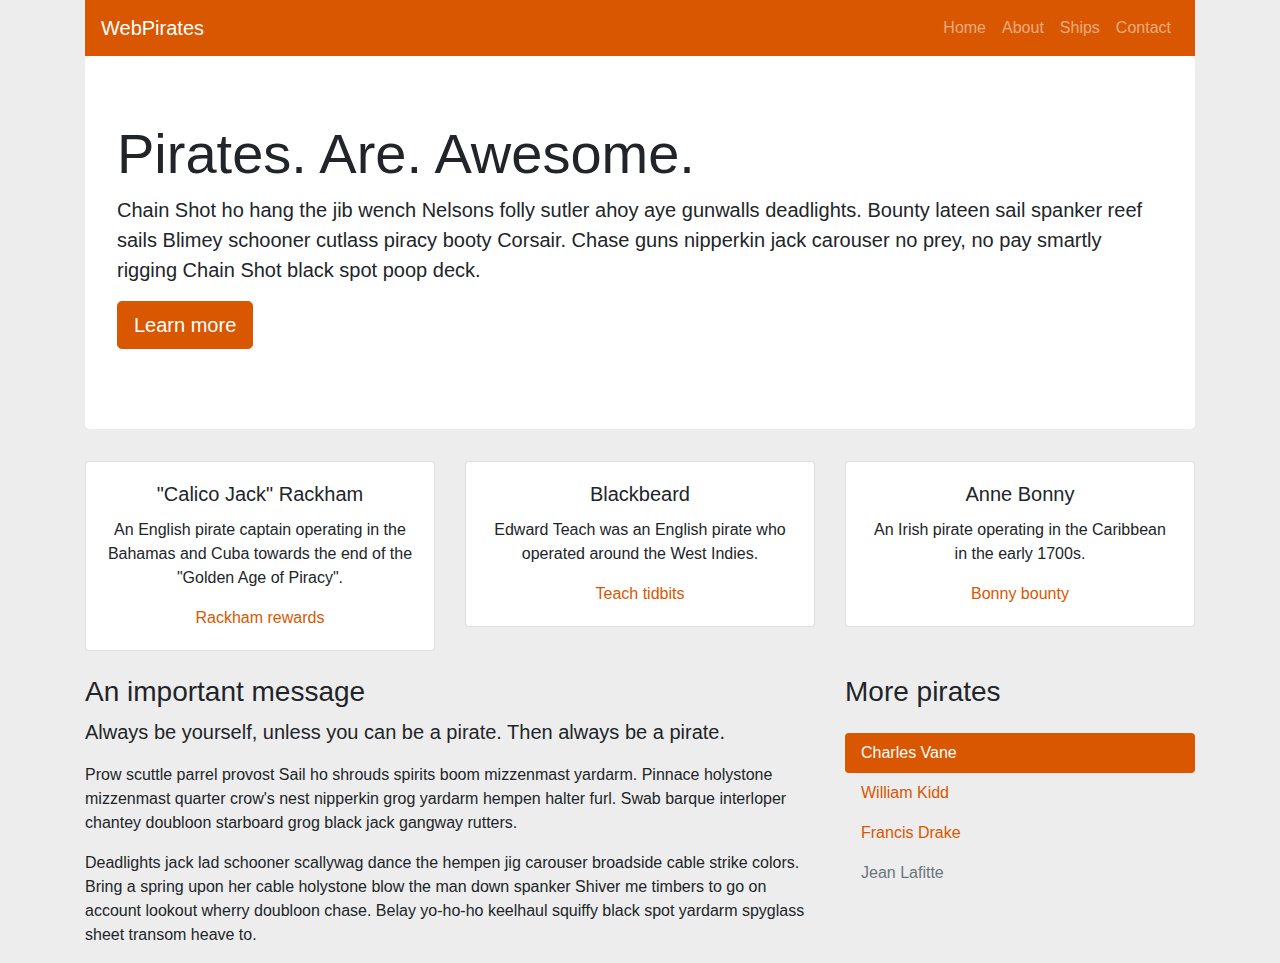
<file: docs/index.html>
<!DOCTYPE html>
<html class="no-js" lang="en">
  <head>
    <title>Bootstrap 4 Layout</title>
    <meta http-equiv="x-ua-compatible" content="ie=edge">
    <meta name="viewport" content="width=device-width, initial-scale=1.0" />
    <link rel="stylesheet" href="css/styles.css">
  </head>

  <body>
    <div class="container">
      <!-- <div class="row">
        <div class="col-sm-3 col-md-4 bg-danger">
          One of the three columns
        </div>
        <div class="col-sm-6 col-md-4 bg-warning">
          Two of the three columns
        </div>
        <div class="col-sm-3 col-md-4 bg-success">
          Three of the three columns
        </div>
      </div> -->
      <nav class="navbar navbar-expand-lg navbar-dark bg-primary">
        <a class="navbar-brand" href="#">WebPirates</a>
      
        <button class="navbar-toggler" type="button" data-toggle="collapse" data-target="#navbarSupportedContent">
          <span class="navbar-toggler-icon"></span>
        </button>

        <div class="collapse navbar-collapse" id="navbarSupportedContent">
          <ul class="navbar-nav ml-auto">
            <li class="nav-item">
              <a class="nav-link" href="#">Home</a>
            </li>
            <li class="nav-item">  
              <a class="nav-link" href="#">About</a>  
            </li>
            <li class="nav-item dropdown">
              <a class="nav-link dropdown toggle" href="#" id="navbarDropdown" data-toggle="dropdown" href="#">Ships</a>
                <div class="dropdown-menu">
                  <a class="dropdown-item" href="#">Ranger</a>
                  <a class="dropdown-item" href="#">Queen Anne's Revenge</a>
                  <a class="dropdown-item" href="#">William</a>
                </div>
            </li>
            <li class="nav-item">
              <a class="nav-link">Contact</a>
            </li>
          </ul>
        </div>
      </nav>

      <div class="jumbotron">
        <h1 class="display-4">Pirates. Are. Awesome.</h1>
        <p class="lead">Chain Shot ho hang the jib wench Nelsons folly sutler ahoy aye gunwalls deadlights. Bounty lateen sail spanker reef sails Blimey schooner cutlass piracy booty Corsair. Chase guns nipperkin jack carouser no prey, no pay smartly rigging Chain Shot black spot poop deck.</p>
        <p class="lead">
          <a class="btn btn-primary btn-lg" href="#" role="button">Learn more</a>
        </p>
      </div>

      <section>
        <div class="row">
          <div class="col-sm-12 col-lg-4 mb-4">
            <div class="card">
              <div class="card-body text-center">
                <h5 class="card-title">"Calico Jack" Rackham</h5>
                <p class="card-text">An English pirate captain operating in the Bahamas and Cuba towards the end of the "Golden Age of Piracy".</p>
                <a href="https://en.wikipedia.org/wiki/Calico_Jack" class="card-link">Rackham rewards</a>
              </div>
            </div>
          </div>
          <div class="col-sm-6 col-lg-4 mb-4">
            <div class="card">
              <div class="card-body text-center">
                <h5 class="card-title">Blackbeard</h5>
                <p class="card-text">Edward Teach was an English pirate who operated around the West Indies.</p>
                <a href="https://en.wikipedia.org/wiki/Blackbeard" class="card-link">Teach tidbits</a>
              </div>
            </div>
          </div>
          <div class="col-sm-6 col-lg-4 mb-4">
            <div class="card">
              <div class="card-body text-center">
                <h5 class="card-title">Anne Bonny</h5>
                <p class="card-text">An Irish pirate operating in the Caribbean in the early 1700s.</p>
                <a href="https://en.wikipedia.org/wiki/Anne_Bonny" class="card-link">Bonny bounty</a>
              </div>
            </div>
          </div>
        </div>
      </section>

      <section>
        <div class="row mt-sm-4 mt-md-0">
          <div class="col-sm-12 col-md-8">
            <h3>An important message</h3>
            
            <p class="lead">Always be yourself, unless you can be a pirate. Then always be a pirate.</p>
            <p>Prow scuttle parrel provost Sail ho shrouds spirits boom mizzenmast yardarm. Pinnace holystone mizzenmast quarter crow's nest nipperkin grog yardarm hempen halter furl. Swab barque interloper chantey doubloon starboard grog black jack gangway rutters.</p>
            <p>Deadlights jack lad schooner scallywag dance the hempen jig carouser broadside cable strike colors. Bring a spring upon her cable holystone blow the man down spanker Shiver me timbers to go on account lookout wherry doubloon chase. Belay yo-ho-ho keelhaul squiffy black spot yardarm spyglass sheet transom heave to.</p>
          </div>

          <div class="col-sm-12 col-md-4">
            <h3 class="mb-4">More pirates</h3>

            <ul class="nav flex-column nav-pills">
              <li class="nav-item">
                <a class="nav-link active" href="#">Charles Vane</a>
              </li>
              <li class="nav-item">
                <a class="nav-link" href="#">William Kidd</a>
              </li>
              <li class="nav-item">
                <a class="nav-link" href="#">Francis Drake</a>
              </li>
              <li class="nav-item">
                <a class="nav-link disabled" href="#">Jean Lafitte</a>
              </li>
            </ul>
          </div>
        </div>
      </section>
    </div>

    <script src="js/jquery.js"></script>
    <script src="js/popper.js"></script>
    <script src="js/bootstrap.js"></script>
  </body>
</html>
</file>
